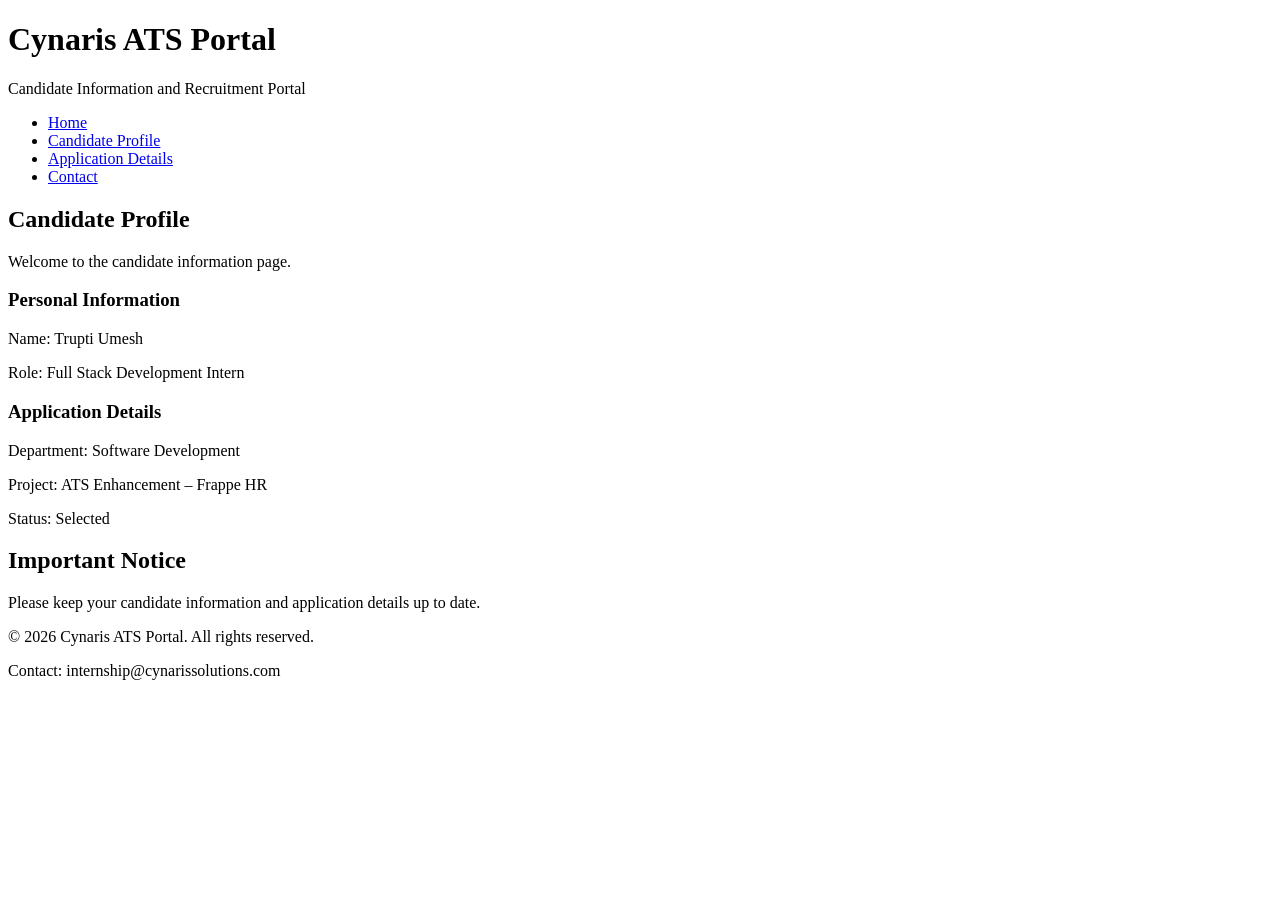
<file: week-1-day-1/index.html>
<!DOCTYPE html>
<html lang="en">
<head>
    <!-- Character encoding -->
    <meta charset="UTF-8">

    <!-- Responsive design -->
    <meta name="viewport" content="width=device-width, initial-scale=1.0">

    <!-- SEO title and description -->
    <meta name="description" content="Candidate profile and recruitment information for the Frappe HR ATS project.">

    <title>Candidate Profile | Cynaris ATS</title>
</head>

<body>

    <!-- Header: introductory content -->
    <header>
        <h1>Cynaris ATS Portal</h1>
        <p>Candidate Information and Recruitment Portal</p>
    </header>

    <!-- Navigation: links to important page sections -->
    <nav aria-label="Main navigation">
        <ul>
            <li><a href="#home">Home</a></li>
            <li><a href="#profile">Candidate Profile</a></li>
            <li><a href="#application">Application Details</a></li>
            <li><a href="#contact">Contact</a></li>
        </ul>
    </nav>

    <!-- Main: primary content of the page -->
    <main id="home">

        <!-- Article: independent candidate information -->
        <article id="profile" aria-labelledby="profile-heading">
            <h2 id="profile-heading">Candidate Profile</h2>

            <p>Welcome to the candidate information page.</p>

            <!-- Section: groups related profile information -->
            <section aria-labelledby="personal-heading">
                <h3 id="personal-heading">Personal Information</h3>
                <p>Name: Trupti Umesh</p>
                <p>Role: Full Stack Development Intern</p>
            </section>

            <!-- Section: application information -->
            <section id="application" aria-labelledby="application-heading">
                <h3 id="application-heading">Application Details</h3>
                <p>Department: Software Development</p>
                <p>Project: ATS Enhancement – Frappe HR</p>
                <p>Status: Selected</p>
            </section>
        </article>

        <!-- Aside: supplementary information -->
        <aside aria-labelledby="notice-heading">
            <h2 id="notice-heading">Important Notice</h2>
            <p>Please keep your candidate information and application details up to date.</p>
        </aside>

    </main>

    <!-- Footer: page-related closing information -->
    <footer id="contact">
        <p>&copy; 2026 Cynaris ATS Portal. All rights reserved.</p>
        <p>Contact: internship@cynarissolutions.com</p>
    </footer>

</body>
</html>
</file>
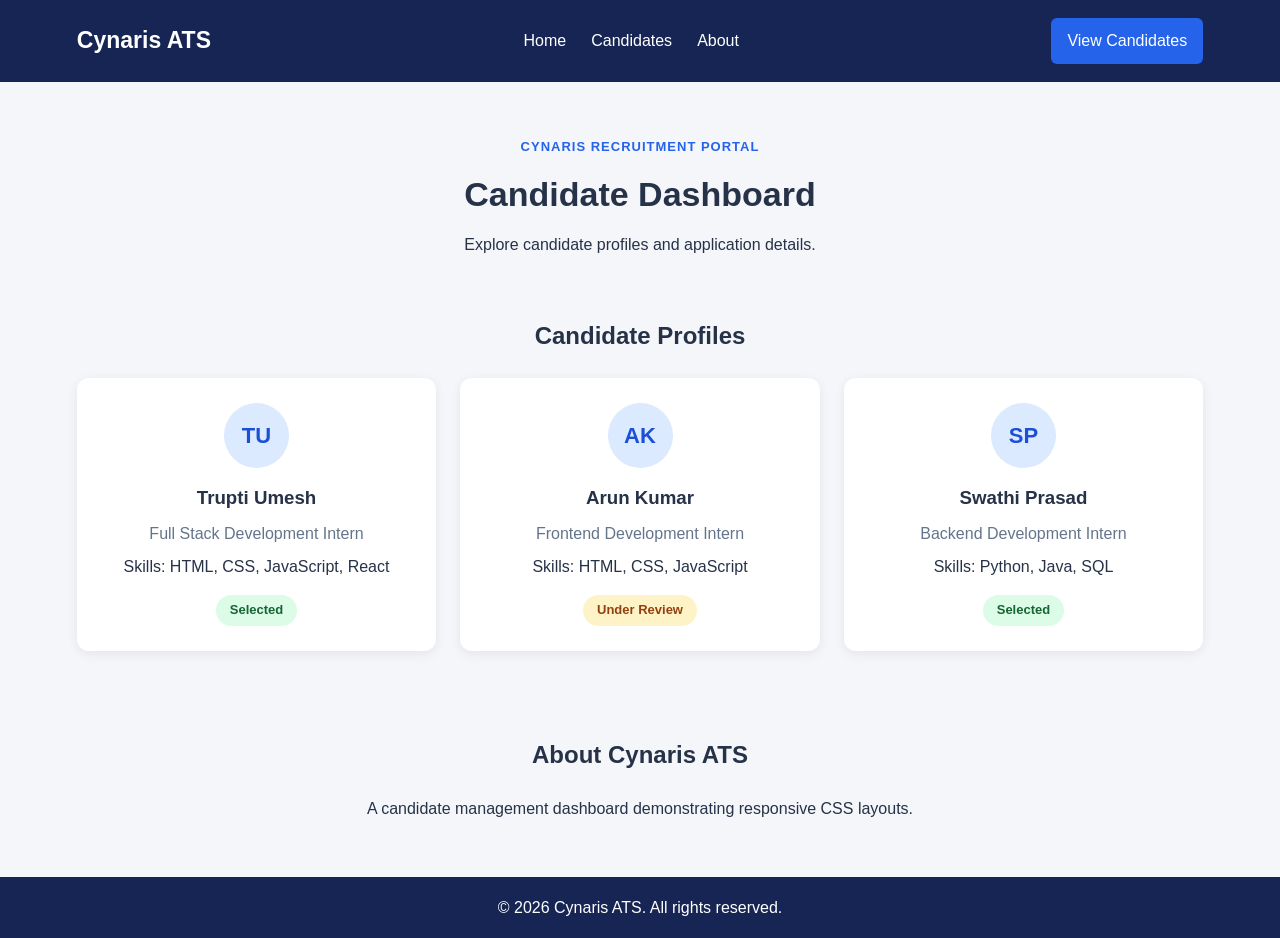
<file: week-1-day-2/index.html>
<!DOCTYPE html>
<html lang="en">
<head>
    <meta charset="UTF-8">
    <meta name="viewport" content="width=device-width, initial-scale=1.0">
    <meta name="description" content="Responsive candidate dashboard for Cynaris ATS">
    <title>Cynaris ATS - Candidate Dashboard</title>
    <link rel="stylesheet" href="styles.css">
</head>
<body>

    <!-- Navigation bar -->
    <header class="site-header">
        <nav class="navbar" aria-label="Main navigation">
            <a href="#" class="logo">Cynaris ATS</a>

            <ul class="nav-links">
                <li><a href="#home">Home</a></li>
                <li><a href="#candidates">Candidates</a></li>
                <li><a href="#about">About</a></li>
            </ul>

            <a href="#candidates" class="nav-button">View Candidates</a>
        </nav>
    </header>

    <main id="home">

        <!-- Introduction -->
        <section class="hero">
            <p class="eyebrow">CYNARIS RECRUITMENT PORTAL</p>
            <h1>Candidate Dashboard</h1>
            <p>Explore candidate profiles and application details.</p>
        </section>

        <!-- Candidate cards -->
        <section class="candidates" id="candidates">
            <h2>Candidate Profiles</h2>

            <div class="card-grid">

                <article class="candidate-card">
                    <div class="avatar">TU</div>
                    <h3>Trupti Umesh</h3>
                    <p class="role">Full Stack Development Intern</p>
                    <p>Skills: HTML, CSS, JavaScript, React</p>
                    <span class="status selected">Selected</span>
                </article>

                <article class="candidate-card">
                    <div class="avatar">AK</div>
                    <h3>Arun Kumar</h3>
                    <p class="role">Frontend Development Intern</p>
                    <p>Skills: HTML, CSS, JavaScript</p>
                    <span class="status review">Under Review</span>
                </article>

                <article class="candidate-card">
                    <div class="avatar">SP</div>
                    <h3>Swathi Prasad</h3>
                    <p class="role">Backend Development Intern</p>
                    <p>Skills: Python, Java, SQL</p>
                    <span class="status selected">Selected</span>
                </article>

            </div>
        </section>

        <section class="about" id="about">
            <h2>About Cynaris ATS</h2>
            <p>A candidate management dashboard demonstrating responsive CSS layouts.</p>
        </section>

    </main>

    <footer class="site-footer">
        <p>&copy; 2026 Cynaris ATS. All rights reserved.</p>
    </footer>

</body>
</html>
</file>
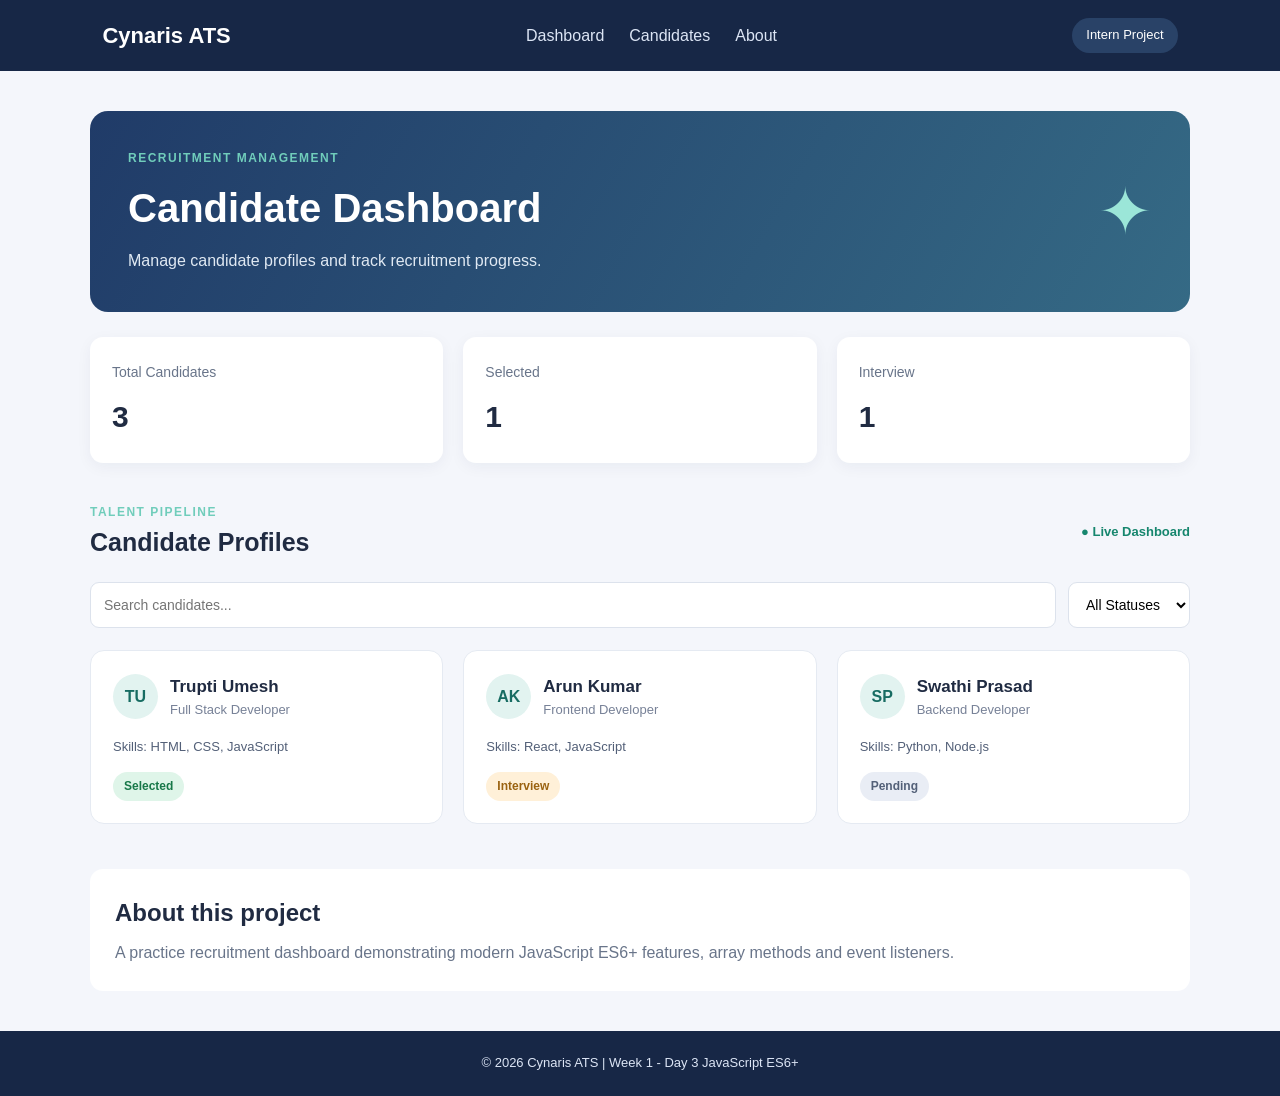
<file: week-1-day-3/index.html>
<!DOCTYPE html>
<html lang="en">
<head>
    <meta charset="UTF-8">
    <meta name="viewport" content="width=device-width, initial-scale=1.0">
    <meta name="description" content="Cynaris ATS candidate dashboard built with JavaScript ES6+">
    <title>Cynaris ATS | Candidate Dashboard</title>
    <link rel="stylesheet" href="styles.css">
    <script src="script.js" defer></script>
</head>
<body>
    <header class="navbar">
        <a class="logo" href="#">Cynaris ATS</a>
        <nav aria-label="Main navigation">
            <a href="#dashboard">Dashboard</a>
            <a href="#candidates">Candidates</a>
            <a href="#about">About</a>
        </nav>
        <span class="nav-label">Intern Project</span>
    </header>

    <main class="container" id="dashboard">
        <section class="hero">
            <div>
                <p class="eyebrow">RECRUITMENT MANAGEMENT</p>
                <h1>Candidate Dashboard</h1>
                <p class="subtitle">
                    Manage candidate profiles and track recruitment progress.
                </p>
            </div>
            <div class="hero-icon" aria-hidden="true">✦</div>
        </section>

        <section class="stats" aria-label="Candidate statistics">
            <article class="stat-card">
                <span>Total Candidates</span>
                <strong id="totalCount">0</strong>
            </article>
            <article class="stat-card">
                <span>Selected</span>
                <strong id="selectedCount">0</strong>
            </article>
            <article class="stat-card">
                <span>Interview</span>
                <strong id="interviewCount">0</strong>
            </article>
        </section>

        <section class="candidate-section" id="candidates">
            <div class="section-heading">
                <div>
                    <p class="eyebrow">TALENT PIPELINE</p>
                    <h2>Candidate Profiles</h2>
                </div>
                <span class="live-label">● Live Dashboard</span>
            </div>

            <div class="filters">
                <input
                    type="search"
                    id="searchInput"
                    placeholder="Search candidates..."
                    aria-label="Search candidates by name or skill"
                >

                <select id="statusFilter" aria-label="Filter by status">
                    <option value="all">All Statuses</option>
                    <option value="Selected">Selected</option>
                    <option value="Interview">Interview</option>
                    <option value="Pending">Pending</option>
                </select>
            </div>

            <div class="card-grid" id="candidateList" aria-live="polite"></div>
            <p id="emptyMessage" class="empty-message" hidden>
                No matching candidates found.
            </p>
        </section>

        <section class="about" id="about">
            <h2>About this project</h2>
            <p>
                A practice recruitment dashboard demonstrating modern
                JavaScript ES6+ features, array methods and event listeners.
            </p>
        </section>
    </main>

    <footer>
        <p>© 2026 Cynaris ATS | Week 1 - Day 3 JavaScript ES6+</p>
    </footer>
</body>
</html>
</file>
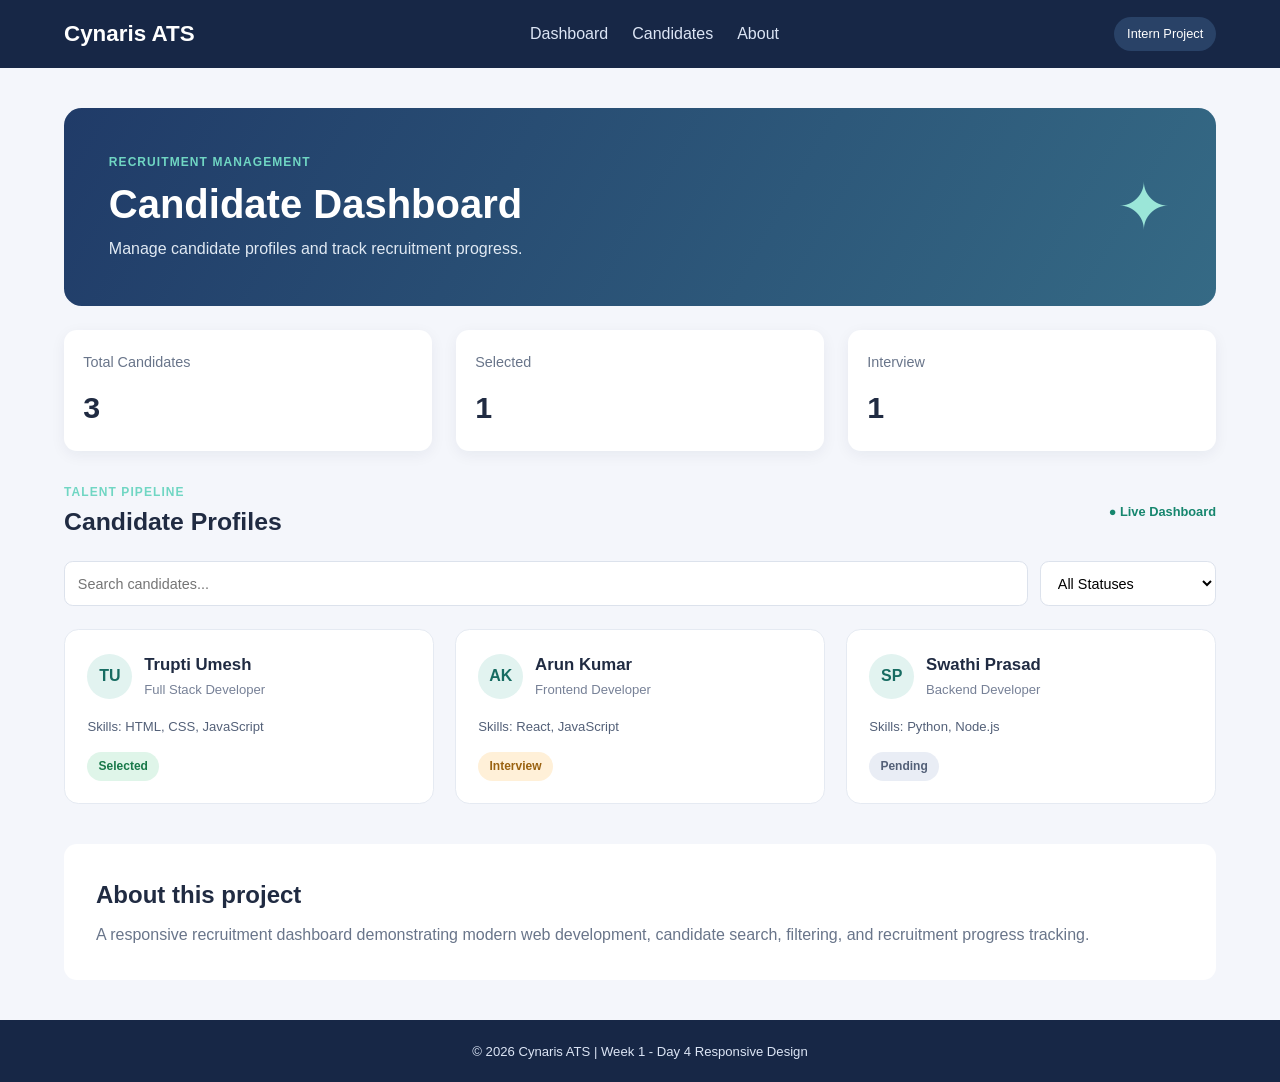
<file: week-1-day-4/index.html>
<!DOCTYPE html>
<html lang="en">
<head>
    <meta charset="UTF-8">
    <meta name="viewport" content="width=device-width, initial-scale=1.0">
    <meta name="description" content="Responsive Cynaris ATS candidate dashboard">
    <title>Cynaris ATS | Responsive Candidate Dashboard</title>
    <link rel="stylesheet" href="styles.css">
    <script src="script.js" defer></script>
</head>
<body>
    <header class="navbar">
        <a class="logo" href="#">Cynaris ATS</a>

        <nav aria-label="Main navigation">
            <a href="#dashboard">Dashboard</a>
            <a href="#candidates">Candidates</a>
            <a href="#about">About</a>
        </nav>

        <span class="nav-label">Intern Project</span>
    </header>

    <main class="container" id="dashboard">
        <section class="hero">
            <div>
                <p class="eyebrow">RECRUITMENT MANAGEMENT</p>
                <h1>Candidate Dashboard</h1>
                <p class="subtitle">
                    Manage candidate profiles and track recruitment progress.
                </p>
            </div>
            <div class="hero-icon" aria-hidden="true">✦</div>
        </section>

        <section class="stats" aria-label="Candidate statistics">
            <article class="stat-card">
                <span>Total Candidates</span>
                <strong id="totalCount">0</strong>
            </article>
            <article class="stat-card">
                <span>Selected</span>
                <strong id="selectedCount">0</strong>
            </article>
            <article class="stat-card">
                <span>Interview</span>
                <strong id="interviewCount">0</strong>
            </article>
        </section>

        <section class="candidate-section" id="candidates">
            <div class="section-heading">
                <div>
                    <p class="eyebrow">TALENT PIPELINE</p>
                    <h2>Candidate Profiles</h2>
                </div>
                <span class="live-label">● Live Dashboard</span>
            </div>

            <div class="filters">
                <input
                    type="search"
                    id="searchInput"
                    placeholder="Search candidates..."
                    aria-label="Search candidates by name or skill"
                >

                <select id="statusFilter" aria-label="Filter by status">
                    <option value="all">All Statuses</option>
                    <option value="Selected">Selected</option>
                    <option value="Interview">Interview</option>
                    <option value="Pending">Pending</option>
                </select>
            </div>

            <div class="card-grid" id="candidateList" aria-live="polite"></div>

            <p id="emptyMessage" class="empty-message" hidden>
                No matching candidates found.
            </p>
        </section>

        <section class="about" id="about">
            <h2>About this project</h2>
            <p>
                A responsive recruitment dashboard demonstrating modern
                web development, candidate search, filtering, and
                recruitment progress tracking.
            </p>
        </section>
    </main>

    <footer>
        <p>© 2026 Cynaris ATS | Week 1 - Day 4 Responsive Design</p>
    </footer>
</body>
</html>
</file>
<file: week-1-day-2/styles.css>
/* General page styling */
* {
    margin: 0;
    padding: 0;
    box-sizing: border-box;
}

body {
    font-family: Arial, sans-serif;
    background-color: #f4f6fa;
    color: #263248;
    line-height: 1.6;
}

/* Navigation bar - FLEXBOX */
.site-header {
    background-color: #172554;
    padding: 18px 6%;
}

.navbar {
    display: flex;
    justify-content: space-between;
    align-items: center;
    gap: 20px;
    flex-wrap: wrap;
}

.logo {
    color: white;
    font-size: 23px;
    font-weight: bold;
    text-decoration: none;
}

.nav-links {
    display: flex;
    align-items: center;
    gap: 25px;
    list-style: none;
}

.nav-links a {
    color: white;
    text-decoration: none;
    transition: color 0.3s ease;
}

.nav-links a:hover {
    color: #93c5fd;
}

.nav-button {
    background-color: #2563eb;
    color: white;
    padding: 10px 16px;
    border-radius: 6px;
    text-decoration: none;
    transition: background-color 0.3s ease,
                transform 0.3s ease;
}

.nav-button:hover {
    background-color: #1d4ed8;
    transform: translateY(-2px);
}

/* Introduction */
.hero {
    text-align: center;
    padding: 55px 20px 35px;
}

.eyebrow {
    color: #2563eb;
    font-size: 13px;
    font-weight: bold;
    letter-spacing: 1px;
}

.hero h1 {
    font-size: 34px;
    margin: 10px 0;
}

/* Candidate section */
.candidates {
    padding: 25px 6% 50px;
}

.candidates h2,
.about h2 {
    margin-bottom: 22px;
    text-align: center;
}

/* Three-column layout - CSS GRID */
.card-grid {
    display: grid;
    grid-template-columns: repeat(3, 1fr);
    gap: 24px;
}

/* Candidate cards */
.candidate-card {
    background-color: white;
    padding: 25px;
    border-radius: 12px;
    text-align: center;
    box-shadow: 0 3px 12px rgba(0, 0, 0, 0.07);
    transition: transform 0.3s ease,
                box-shadow 0.3s ease;
}

.candidate-card:hover {
    transform: translateY(-6px);
    box-shadow: 0 8px 22px rgba(0, 0, 0, 0.12);
}

.avatar {
    width: 65px;
    height: 65px;
    margin: 0 auto 15px;
    border-radius: 50%;
    background-color: #dbeafe;
    color: #1d4ed8;
    display: flex;
    justify-content: center;
    align-items: center;
    font-size: 22px;
    font-weight: bold;
}

.role {
    color: #64748b;
    margin: 8px 0;
}

.status {
    display: inline-block;
    margin-top: 15px;
    padding: 5px 14px;
    border-radius: 20px;
    font-size: 13px;
    font-weight: bold;
}

.selected {
    background-color: #dcfce7;
    color: #166534;
}

.review {
    background-color: #fef3c7;
    color: #92400e;
}

/* About section */
.about {
    text-align: center;
    padding: 35px 20px 55px;
}

/* Footer */
.site-footer {
    background-color: #172554;
    color: white;
    text-align: center;
    padding: 18px;
}

/* Tablet responsive layout */
@media (max-width: 900px) {
    .card-grid {
        grid-template-columns: repeat(2, 1fr);
    }
}

/* Mobile responsive layout */
@media (max-width: 600px) {
    .navbar {
        flex-direction: column;
    }

    .nav-links {
        flex-wrap: wrap;
        justify-content: center;
        gap: 15px;
    }

    .card-grid {
        grid-template-columns: 1fr;
    }

    .hero h1 {
        font-size: 27px;
    }
}
</file>
<file: week-1-day-3/styles.css>
* {
    margin: 0;
    padding: 0;
    box-sizing: border-box;
}

body {
    font-family: Arial, sans-serif;
    background: #f4f6fb;
    color: #202b42;
    line-height: 1.6;
}

.navbar {
    background: #172746;
    color: white;
    padding: 18px 8%;
    display: flex;
    align-items: center;
    justify-content: space-between;
    gap: 20px;
    flex-wrap: wrap;
}

.logo {
    color: white;
    font-size: 22px;
    font-weight: bold;
    text-decoration: none;
}

nav {
    display: flex;
    gap: 25px;
}

nav a {
    color: #dce5f5;
    text-decoration: none;
    transition: color 0.3s;
}

nav a:hover {
    color: #70d6c3;
}

.nav-label {
    background: #294267;
    padding: 7px 14px;
    border-radius: 20px;
    font-size: 13px;
}

.container {
    width: min(1100px, 90%);
    margin: 40px auto;
}

.hero {
    background: linear-gradient(120deg, #203b68, #356a85);
    color: white;
    border-radius: 18px;
    padding: 38px;
    display: flex;
    justify-content: space-between;
    align-items: center;
    gap: 20px;
}

.eyebrow {
    color: #70cdbb;
    font-size: 12px;
    font-weight: bold;
    letter-spacing: 1.5px;
}

.hero h1 {
    font-size: clamp(28px, 5vw, 40px);
    margin: 8px 0;
}

.subtitle {
    color: #e0e9f3;
}

.hero-icon {
    font-size: 65px;
    color: #9be6d8;
}

.stats {
    display: grid;
    grid-template-columns: repeat(3, 1fr);
    gap: 20px;
    margin: 25px 0 40px;
}

.stat-card {
    background: white;
    padding: 22px;
    border-radius: 13px;
    box-shadow: 0 4px 15px #1727460d;
}

.stat-card span {
    color: #69758a;
    font-size: 14px;
}

.stat-card strong {
    display: block;
    font-size: 30px;
    margin-top: 8px;
}

.section-heading {
    display: flex;
    justify-content: space-between;
    align-items: center;
    gap: 15px;
    margin-bottom: 20px;
}

.section-heading h2 {
    font-size: 25px;
}

.live-label {
    color: #16866e;
    font-size: 13px;
    font-weight: bold;
}

.filters {
    display: flex;
    gap: 12px;
    margin-bottom: 22px;
}

.filters input,
.filters select {
    background: white;
    border: 1px solid #dce2ec;
    border-radius: 9px;
    padding: 13px;
    font-size: 14px;
}

.filters input {
    flex: 1;
    min-width: 0;
}

.card-grid {
    display: grid;
    grid-template-columns: repeat(3, 1fr);
    gap: 20px;
}

.candidate-card {
    background: white;
    border: 1px solid #e5eaf2;
    border-radius: 14px;
    padding: 22px;
    transition: transform 0.25s, box-shadow 0.25s;
}

.candidate-card:hover {
    transform: translateY(-5px);
    box-shadow: 0 10px 25px #17274618;
}

.card-top {
    display: flex;
    align-items: center;
    gap: 12px;
    margin-bottom: 16px;
}

.avatar {
    width: 45px;
    height: 45px;
    border-radius: 50%;
    display: grid;
    place-items: center;
    background: #e2f3f0;
    color: #176c62;
    font-weight: bold;
}

.candidate-card h3 {
    font-size: 17px;
}

.role {
    color: #778197;
    font-size: 13px;
}

.skills {
    color: #536078;
    font-size: 13px;
    margin: 14px 0;
}

.status {
    display: inline-block;
    padding: 5px 11px;
    border-radius: 20px;
    font-size: 12px;
    font-weight: bold;
}

.status-selected {
    background: #dff5e9;
    color: #187849;
}

.status-interview {
    background: #fff0d8;
    color: #9a6210;
}

.status-pending {
    background: #e9edf5;
    color: #536078;
}

.empty-message {
    text-align: center;
    padding: 30px;
    color: #778197;
}

.about {
    margin-top: 45px;
    background: white;
    padding: 25px;
    border-radius: 13px;
}

.about p {
    color: #69758a;
    margin-top: 8px;
}

footer {
    background: #172746;
    color: #dce5f5;
    text-align: center;
    padding: 22px;
    font-size: 13px;
}

@media (max-width: 800px) {
    .card-grid {
        grid-template-columns: repeat(2, 1fr);
    }
}

@media (max-width: 600px) {
    .navbar {
        flex-direction: column;
    }

    nav {
        flex-wrap: wrap;
        justify-content: center;
    }

    .hero {
        padding: 25px;
    }

    .stats {
        grid-template-columns: 1fr;
    }

    .card-grid {
        grid-template-columns: 1fr;
    }

    .filters {
        flex-direction: column;
    }

    .section-heading {
        align-items: flex-start;
        flex-direction: column;
    }
}
</file>
<file: week-1-day-4/styles.css>
/* =====================================
   1. Global styles and variables
===================================== */

:root {
    font-size: 100%;
    --navy: #172746;
    --blue: #203b68;
    --teal: #70d6c3;
    --background: #f4f6fb;
    --text: #202b42;
    --muted: #69758a;
    --white: #ffffff;
}

* {
    margin: 0;
    padding: 0;
    box-sizing: border-box;
}

body {
    font-family: Arial, sans-serif;
    background: var(--background);
    color: var(--text);
    line-height: 1.6;
}

a {
    text-decoration: none;
}

/* =====================================
   2. Navigation
===================================== */

.navbar {
    background: var(--navy);
    color: var(--white);
    padding: 1rem 5%;
    display: flex;
    flex-direction: column;
    align-items: center;
    gap: 1rem;
}

.logo {
    color: var(--white);
    font-size: 1.4rem;
    font-weight: bold;
}

nav {
    display: flex;
    flex-wrap: wrap;
    justify-content: center;
    gap: 1rem;
}

nav a {
    color: #dce5f5;
    transition: color 0.3s;
}

nav a:hover {
    color: var(--teal);
}

.nav-label {
    background: #294267;
    padding: 0.4rem 0.8rem;
    border-radius: 1.5rem;
    font-size: 0.8rem;
}

/* =====================================
   3. Main container and hero
===================================== */

.container {
    width: 90%;
    max-width: 68.75rem;
    margin: 1.5rem auto;
}

.hero {
    background: linear-gradient(120deg, #203b68, #356a85);
    color: var(--white);
    border-radius: 1.1rem;
    padding: 1.5rem;
    display: flex;
    justify-content: space-between;
    align-items: center;
    gap: 1rem;
}

.eyebrow {
    color: var(--teal);
    font-size: 0.75rem;
    font-weight: bold;
    letter-spacing: 0.09em;
}

.hero h1 {
    font-size: clamp(1.75rem, 5vw, 2.5rem);
    margin: 0.5rem 0;
    line-height: 1.2;
}

.subtitle {
    color: #e0e9f3;
}

.hero-icon {
    font-size: clamp(2rem, 8vw, 4rem);
    color: #9be6d8;
    flex-shrink: 0;
}

/* =====================================
   4. Dashboard statistics
===================================== */

.stats {
    display: grid;
    grid-template-columns: 1fr;
    gap: 1rem;
    margin: 1.5rem 0 2rem;
}

.stat-card {
    background: var(--white);
    padding: 1.2rem;
    border-radius: 0.8rem;
    box-shadow: 0 0.25rem 0.9rem rgb(23 39 70 / 6%);
}

.stat-card span {
    color: var(--muted);
    font-size: 0.9rem;
}

.stat-card strong {
    display: block;
    font-size: 1.9rem;
    margin-top: 0.5rem;
}

/* =====================================
   5. Candidate section
===================================== */

.section-heading {
    display: flex;
    flex-direction: column;
    align-items: flex-start;
    gap: 0.5rem;
    margin-bottom: 1.2rem;
}

.section-heading h2 {
    font-size: 1.55rem;
}

.live-label {
    color: #16866e;
    font-size: 0.8rem;
    font-weight: bold;
}

/* Search and filter controls */

.filters {
    display: flex;
    flex-direction: column;
    gap: 0.75rem;
    margin-bottom: 1.4rem;
}

.filters input,
.filters select {
    width: 100%;
    min-width: 0;
    background: var(--white);
    border: 1px solid #dce2ec;
    border-radius: 0.55rem;
    padding: 0.8rem;
    font-size: 0.9rem;
}

.filters input:focus,
.filters select:focus {
    outline: 2px solid var(--blue);
    outline-offset: 2px;
}

/* Candidate cards */

.card-grid {
    display: grid;
    grid-template-columns: minmax(0, 1fr);
    gap: 1rem;
}

.candidate-card {
    min-width: 0;
    background: var(--white);
    border: 1px solid #e5eaf2;
    border-radius: 0.9rem;
    padding: 1.2rem;
    transition: transform 0.25s, box-shadow 0.25s;
}

.card-top {
    display: flex;
    align-items: center;
    gap: 0.75rem;
    margin-bottom: 1rem;
    min-width: 0;
}

.avatar {
    width: 2.8rem;
    height: 2.8rem;
    flex-shrink: 0;
    border-radius: 50%;
    display: grid;
    place-items: center;
    background: #e2f3f0;
    color: #176c62;
    font-weight: bold;
}

.candidate-card h3 {
    font-size: 1.05rem;
    overflow-wrap: anywhere;
}

.role {
    color: #778197;
    font-size: 0.82rem;
}

.skills {
    color: #536078;
    font-size: 0.82rem;
    margin: 0.9rem 0;
    overflow-wrap: anywhere;
}

.status {
    display: inline-block;
    padding: 0.3rem 0.7rem;
    border-radius: 1.5rem;
    font-size: 0.75rem;
    font-weight: bold;
}

.status-selected {
    background: #dff5e9;
    color: #187849;
}

.status-interview {
    background: #fff0d8;
    color: #9a6210;
}

.status-pending {
    background: #e9edf5;
    color: #536078;
}

.empty-message {
    text-align: center;
    padding: 1.8rem;
    color: #778197;
}

/* =====================================
   6. About and footer
===================================== */

.about {
    margin: 2.5rem 0;
    background: var(--white);
    padding: 1.5rem;
    border-radius: 0.8rem;
}

.about p {
    color: var(--muted);
    margin-top: 0.5rem;
}

footer {
    background: var(--navy);
    color: #dce5f5;
    text-align: center;
    padding: 1.3rem 5%;
    font-size: 0.82rem;
}

/* =====================================
   7. Tablet breakpoint: 768px
===================================== */

@media (min-width: 48rem) {
    .navbar {
        flex-direction: row;
        justify-content: space-between;
    }

    nav {
        gap: 1.5rem;
    }

    .container {
        margin: 2rem auto;
    }

    .hero {
        padding: 2.2rem;
    }

    .stats {
        grid-template-columns: repeat(3, minmax(0, 1fr));
        gap: 1.2rem;
    }

    .section-heading {
        flex-direction: row;
        align-items: center;
        justify-content: space-between;
    }

    .filters {
        flex-direction: row;
    }

    .filters input {
        flex: 1;
    }

    .filters select {
        width: auto;
        min-width: 11rem;
    }

    .card-grid {
        grid-template-columns: repeat(2, minmax(0, 1fr));
    }
}

/* =====================================
   8. Desktop breakpoint: 1200px
===================================== */

@media (min-width: 75rem) {
    .navbar {
        padding-inline: max(5%, calc((100% - 75rem) / 2));
    }

    .container {
        max-width: 75rem;
        margin: 2.5rem auto;
    }

    .hero {
        padding: 2.8rem;
    }

    .stats {
        gap: 1.5rem;
    }

    .card-grid {
        grid-template-columns: repeat(3, minmax(0, 1fr));
        gap: 1.3rem;
    }

    .candidate-card {
        padding: 1.4rem;
    }

    .candidate-card:hover {
        transform: translateY(-0.3rem);
        box-shadow: 0 0.6rem 1.5rem rgb(23 39 70 / 10%);
    }

    .about {
        padding: 2rem;
    }
}
</file>
